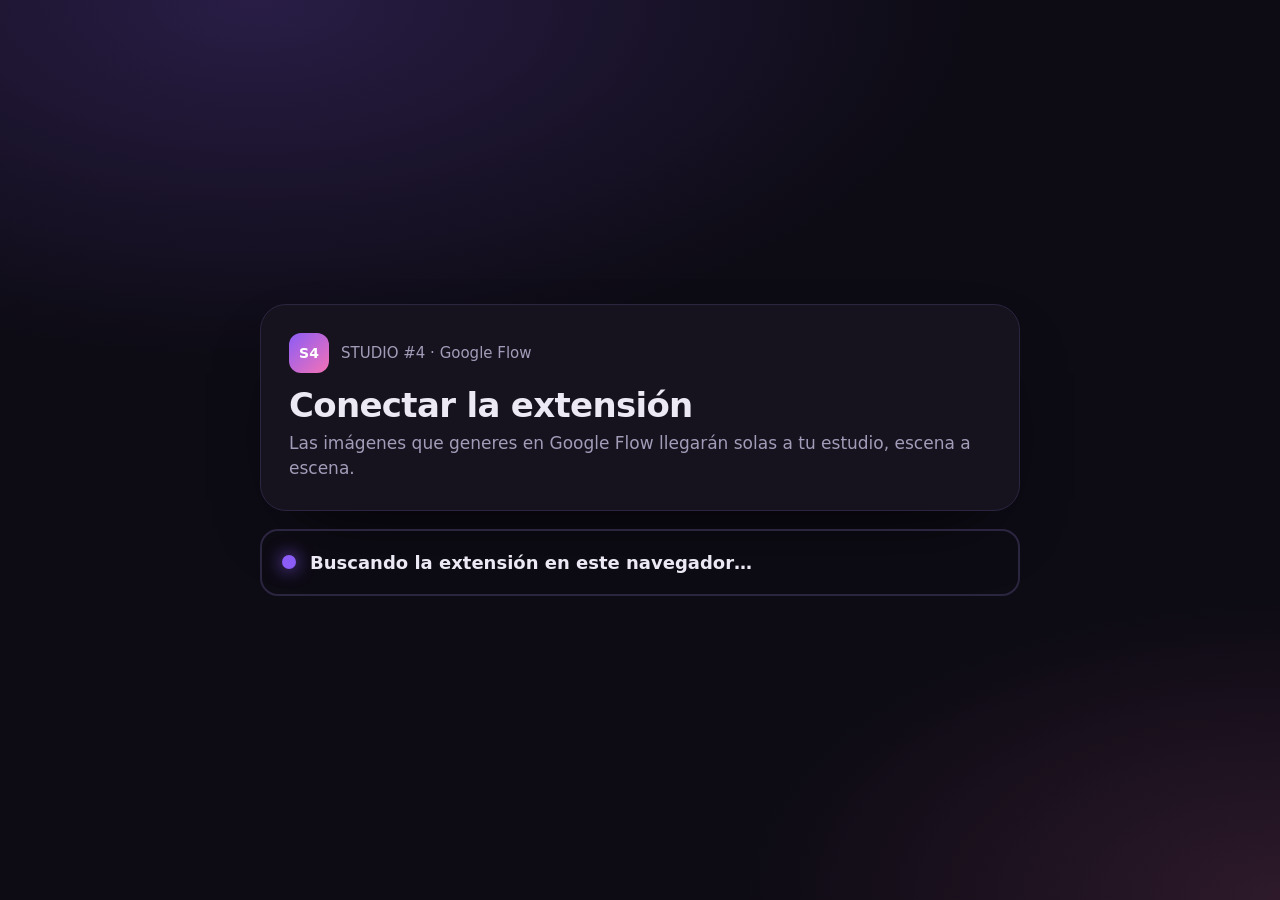
<file: flow_emparejar.html>
<!doctype html>
<html lang="es">
<head>
  <meta charset="utf-8">
  <meta name="viewport" content="width=device-width, initial-scale=1">
  <title>Conectar Google Flow · STUDIO #4</title>
  <style>
    :root { --fondo: #0d0b14; --panel: #17131f; --borde: #2c2540; --texto: #ece9f5; --tenue: #a39cb8;
            --violeta: #8b5cf6; --rosa: #f472b6; --ok: #34d399; --aviso: #f59e0b; }
    * { box-sizing: border-box; }
    body { margin: 0; min-height: 100vh; display: grid; place-items: center; padding: 24px;
           background: radial-gradient(1200px 600px at 20% 0%, color-mix(in oklab, var(--violeta) 22%, transparent), transparent 60%),
                       radial-gradient(900px 500px at 100% 100%, color-mix(in oklab, var(--rosa) 14%, transparent), transparent 60%), var(--fondo);
           color: var(--texto); font: 16px/1.5 "Inter", system-ui, "Segoe UI", sans-serif; }
    main { width: min(760px, 100%); display: grid; gap: 18px; }
    .tarjeta { border: 1px solid var(--borde); border-radius: 26px; background: color-mix(in oklab, var(--panel) 92%, transparent);
               padding: 28px; box-shadow: 0 30px 80px -40px #000; }
    .marca { display: flex; align-items: center; gap: 12px; color: var(--tenue); font-size: 15px; }
    .marca b { display: grid; place-items: center; width: 40px; height: 40px; border-radius: 12px; color: #fff;
               background: linear-gradient(135deg, var(--violeta), var(--rosa)); font-size: 14px; }
    h1 { margin: 14px 0 6px; font-size: 34px; line-height: 1.1; letter-spacing: -0.02em; }
    p { margin: 0; color: var(--tenue); font-size: 17px; }
    .estado { display: flex; align-items: center; gap: 14px; padding: 18px 20px; border-radius: 18px; font-size: 18px; font-weight: 600;
              border: 2px solid var(--borde); }
    .estado.ok { border-color: var(--ok); background: color-mix(in oklab, var(--ok) 10%, transparent); }
    .estado.mal { border-color: var(--aviso); background: color-mix(in oklab, var(--aviso) 10%, transparent); }
    .punto { width: 14px; height: 14px; border-radius: 50%; background: var(--violeta); box-shadow: 0 0 18px var(--violeta);
             animation: latir 1.2s ease-in-out infinite; flex: none; }
    .ok .punto { background: var(--ok); box-shadow: 0 0 18px var(--ok); animation: none; }
    .mal .punto { background: var(--aviso); box-shadow: 0 0 18px var(--aviso); animation: none; }
    @keyframes latir { 50% { transform: scale(1.5); opacity: .6; } }
    .botones { display: flex; flex-wrap: wrap; gap: 12px; }
    a.boton, button { display: inline-flex; align-items: center; gap: 8px; padding: 14px 22px; border-radius: 14px; font: inherit;
                      font-weight: 600; font-size: 16px; text-decoration: none; cursor: pointer; border: 1px solid var(--borde);
                      background: var(--panel); color: var(--texto); }
    a.boton.primario { background: var(--violeta); border-color: var(--violeta); color: #fff; box-shadow: 0 12px 30px -10px var(--violeta); }
    ol { margin: 0; padding: 0; list-style: none; display: grid; gap: 12px; grid-template-columns: repeat(auto-fit, minmax(200px, 1fr)); }
    li { border: 1px solid var(--borde); border-radius: 18px; padding: 16px; background: var(--fondo); font-size: 15px; color: var(--tenue); }
    li b { display: block; color: var(--texto); font-size: 16px; margin-bottom: 4px; }
    li .n { display: inline-grid; place-items: center; width: 28px; height: 28px; border-radius: 50%; margin-bottom: 8px;
            background: color-mix(in oklab, var(--violeta) 25%, transparent); color: #c4b5fd; font-weight: 700; }
    code { display: block; margin-top: 8px; padding: 10px 12px; border-radius: 10px; background: var(--panel); color: var(--texto);
           font: 13px/1.4 ui-monospace, Consolas, monospace; word-break: break-all; }
    [hidden] { display: none !important; }
  </style>
</head>
<body>
  <main>
    <section class="tarjeta">
      <div class="marca"><b>S4</b> STUDIO #4 · Google Flow</div>
      <h1>Conectar la extensión</h1>
      <p>Las imágenes que generes en Google Flow llegarán solas a tu estudio, escena a escena.</p>
    </section>
    <div id="estado" class="estado"><span class="punto"></span><span id="texto">Buscando la extensión en este navegador…</span></div>
    <section id="listo" class="tarjeta" hidden>
      <div class="botones">
        <a class="boton primario" href="https://labs.google/fx/tools/flow" target="_blank" rel="noreferrer">Abrir Google Flow</a>
        <a class="boton" href="/#/ajustes/conexiones">Volver a STUDIO #4</a>
      </div>
    </section>
    <section id="instalar" class="tarjeta" hidden>
      <p style="margin-bottom:16px">Esta pestaña no encuentra la extensión. Se instala una sola vez (Chrome no deja que una web la instale por ti):</p>
      <ol>
        <li><span class="n">1</span><b>Abre las extensiones</b>Escribe <code>chrome://extensions</code> (en Edge, <code>edge://extensions</code>).</li>
        <li><span class="n">2</span><b>Modo de desarrollador</b>Actívalo arriba a la derecha.</li>
        <li><span class="n">3</span><b>Cargar sin empaquetar</b>Elige esta carpeta:<code id="carpeta">herramientas\extension-flow</code></li>
        <li><span class="n">4</span><b>Vuelve aquí</b>Pulsa «Conectar» otra vez en STUDIO #4 y quedará conectada sola.</li>
      </ol>
    </section>
  </main>
  <script>
    (() => {
      const estado = document.getElementById("estado");
      const texto = document.getElementById("texto");
      let respondio = false;
      const fin = () => history.replaceState(null, "", location.pathname);   // el código no se queda en la dirección
      window.addEventListener("hashchange", () => {
        if (!location.hash.includes("c=")) return;
        estado.className = "estado"; texto.textContent = "Conectando…";
        document.getElementById("listo").hidden = true;
      });
      window.addEventListener("message", (ev) => {
        if (ev.origin !== location.origin || ev.data?.studio4 !== "extension") return;
        respondio = true;
        if (ev.data.estado === "emparejada") {
          estado.className = "estado ok";
          texto.textContent = "¡Conectada! La extensión ya manda tus imágenes de Flow a STUDIO #4.";
          document.getElementById("listo").hidden = false;
        } else {
          estado.className = "estado mal";
          texto.textContent = ev.data.estado === "sin-codigo"
            ? "Falta el código: vuelve a STUDIO #4 y pulsa «Conectar extensión»."
            : `No se pudo conectar: ${ev.data.error || "inténtalo otra vez desde STUDIO #4"}`;
        }
        fin();
      });
      setTimeout(async () => {
        if (respondio) return;
        estado.className = "estado mal";
        texto.textContent = "La extensión no está instalada en este navegador.";
        document.getElementById("instalar").hidden = false;
        try {
          const r = await fetch("/api/flow");
          const d = await r.json();
          if (d.carpeta_extension) document.getElementById("carpeta").textContent = d.carpeta_extension;
        } catch (_) { /* se queda la ruta corta */ }
        fin();
      }, 3500);
    })();
  </script>
</body>
</html>
</file>
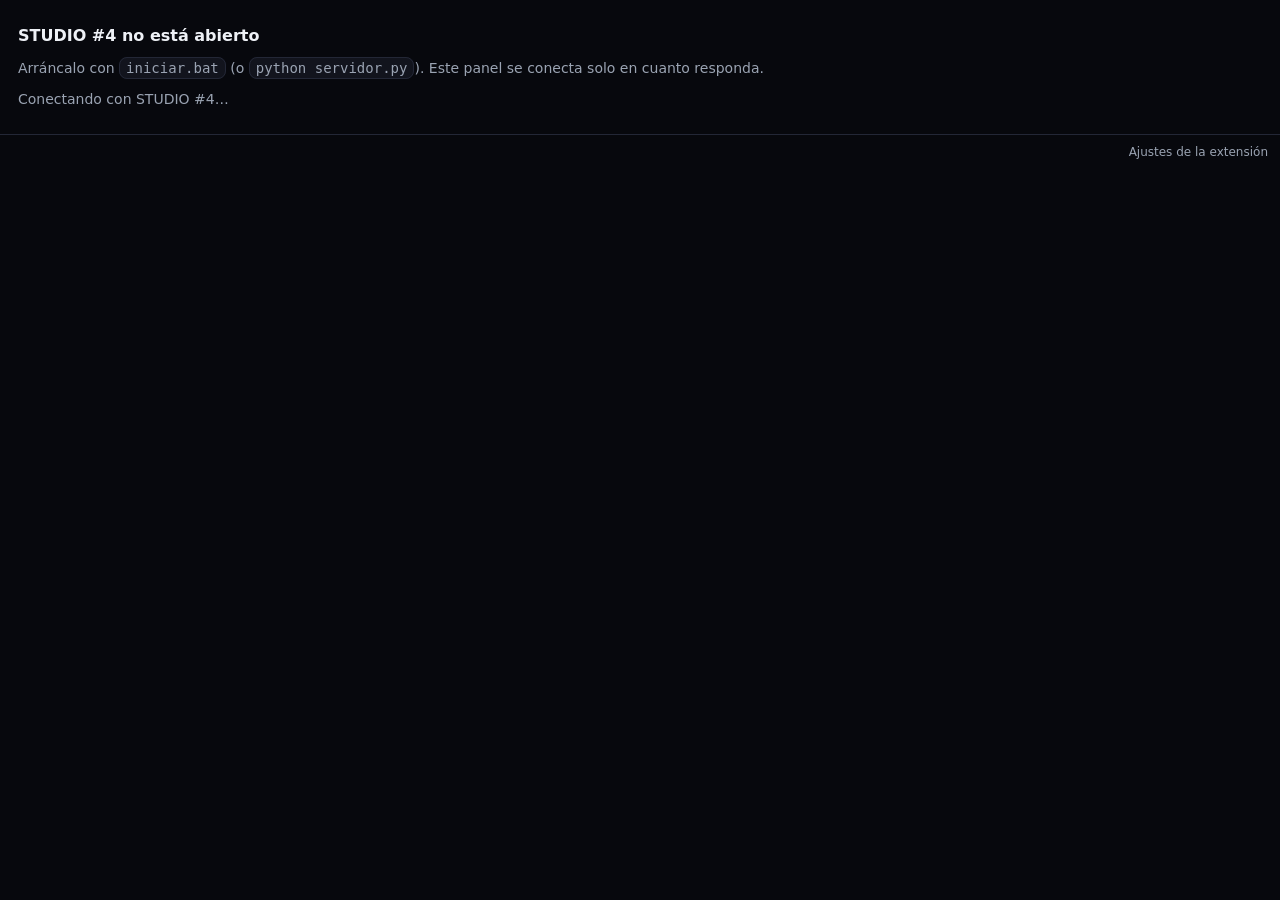
<file: extension-flow/lateral.html>
<!doctype html>
<html lang="es">
<head>
  <meta charset="utf-8">
  <title>STUDIO #4</title>
  <style>
    html, body { margin: 0; height: 100%; background: #07080d; color: #eef1f6; font: 14px/1.5 "Segoe UI", system-ui, sans-serif; }
    iframe { display: block; border: 0; width: 100%; height: calc(100% - 34px); }
    .barra { height: 34px; display: flex; align-items: center; justify-content: flex-end; gap: 12px; padding: 0 12px;
             border-top: 1px solid #232736; font-size: 12px; }
    .barra a { color: #9aa3b2; text-decoration: none; }
    .barra a:hover { color: #eef1f6; }
    .aviso { padding: 24px 18px; display: grid; gap: 10px; }
    .aviso b { font-size: 16px; }
    .aviso p { margin: 0; color: #9aa3b2; }
    code { background: #12141d; border: 1px solid #232736; border-radius: 8px; padding: 2px 6px; }
    [hidden] { display: none !important; }
  </style>
</head>
<body>
  <div id="sin-studio" class="aviso" hidden>
    <b>STUDIO #4 no está abierto</b>
    <p>Arráncalo con <code>iniciar.bat</code> (o <code>python servidor.py</code>). Este panel se conecta solo en cuanto responda.</p>
    <p id="direccion"></p>
  </div>
  <iframe id="studio" title="STUDIO #4" allow="clipboard-read; clipboard-write" hidden></iframe>
  <div class="barra"><a href="ventana.html">Ajustes de la extensión</a></div>
  <script src="lateral.js"></script>
</body>
</html>
</file>
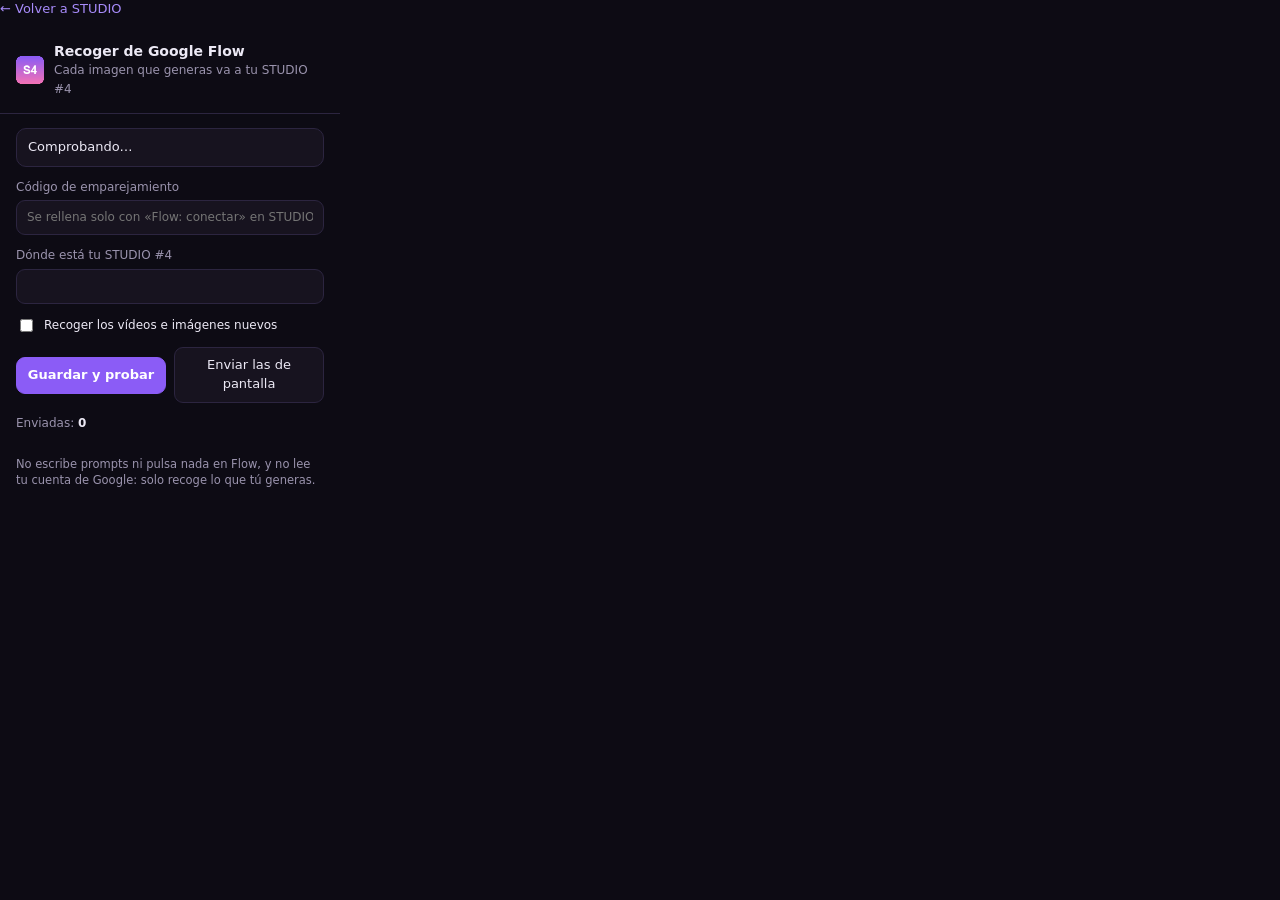
<file: extension-flow/ventana.html>
<!doctype html>
<html lang="es">
<head>
  <meta charset="utf-8">
  <title>STUDIO #4 · Google Flow</title>
  <style>
    :root { --fondo: #0d0b14; --panel: #17131f; --borde: #2c2540; --texto: #ece9f5; --tenue: #9a93ad;
            --violeta: #8b5cf6; --ok: #34d399; --aviso: #f59e0b; }
    * { box-sizing: border-box; }
    [hidden] { display: none !important; }
    body { margin: 0; width: 340px; background: var(--fondo); color: var(--texto);
           font: 13px/1.45 system-ui, "Segoe UI", sans-serif; }
    header { display: flex; align-items: center; gap: 10px; padding: 14px 16px; border-bottom: 1px solid var(--borde); }
    header img { width: 28px; height: 28px; }
    header b { display: block; font-size: 14px; }
    header span { color: var(--tenue); font-size: 12px; }
    main { display: grid; gap: 12px; padding: 14px 16px 16px; }
    label { display: grid; gap: 4px; font-size: 12px; color: var(--tenue); }
    input[type=text], input[type=password] { width: 100%; padding: 8px 10px; border-radius: 9px; border: 1px solid var(--borde);
            background: var(--panel); color: var(--texto); font: inherit; }
    .fila { display: flex; gap: 8px; align-items: center; }
    button { flex: 1; padding: 8px 10px; border-radius: 9px; border: 1px solid var(--borde); background: var(--panel);
             color: var(--texto); font: inherit; cursor: pointer; }
    button.primario { background: var(--violeta); border-color: var(--violeta); color: #fff; font-weight: 600; }
    .estado { padding: 9px 11px; border-radius: 10px; border: 1px solid var(--borde); background: var(--panel); }
    .estado.ok { border-color: color-mix(in oklab, var(--ok) 60%, transparent); }
    .estado.mal { border-color: color-mix(in oklab, var(--aviso) 60%, transparent); }
    .cifras { display: flex; justify-content: space-between; color: var(--tenue); font-size: 12px; }
    .cifras b { color: var(--texto); }
    .nota { color: var(--tenue); font-size: 11.5px; }
  </style>
</head>
<body>
  <p style="margin:0 0 8px"><a href="lateral.html" style="color:#a78bfa;text-decoration:none">← Volver a STUDIO</a></p>
  <header>
    <img src="icono-48.png" alt="">
    <div><b>Recoger de Google Flow</b><span>Cada imagen que generas va a tu STUDIO #4</span></div>
  </header>
  <main>
    <div id="estado" class="estado">Comprobando…</div>
    <div id="escena" class="estado" hidden>
      <b id="escena-titulo"></b>
      <pre id="escena-prompt" style="white-space:pre-wrap;max-height:120px;overflow:auto;margin:6px 0;font:11px/1.4 ui-monospace,Consolas,monospace;color:var(--texto)"></pre>
      <div class="fila"><button id="copiar" class="primario">Copiar instrucción</button></div>
      <div id="referencia" class="fila" hidden style="margin-top:8px">
        <img id="referencia-img" alt="" style="height:56px;border-radius:6px;object-fit:cover">
        <button id="copiar-ref" title="Pégala en Flow con Ctrl+V como imagen de referencia">Copiar imagen base</button>
      </div>
      <p id="escena-nota" class="nota" style="margin:6px 0 0"></p>
    </div>
    <label>Código de emparejamiento
      <input id="codigo" type="password" autocomplete="off" placeholder="Se rellena solo con «Flow: conectar» en STUDIO #4">
    </label>
    <label>Dónde está tu STUDIO #4
      <input id="servidor" type="text" spellcheck="false">
    </label>
    <label class="fila" style="display:flex;color:var(--texto)">
      <input id="activo" type="checkbox"> Recoger los vídeos e imágenes nuevos
    </label>
    <div class="fila">
      <button id="guardar" class="primario">Guardar y probar</button>
      <button id="visibles" title="Manda también lo que ya está en la pantalla de Flow">Enviar las de pantalla</button>
    </div>
    <div class="cifras"><span>Enviadas: <b id="enviadas">0</b></span><span id="ultima"></span></div>
    <p class="nota">No escribe prompts ni pulsa nada en Flow, y no lee tu cuenta de Google: solo recoge lo que tú generas.</p>
  </main>
  <script src="ventana.js"></script>
</body>
</html>
</file>
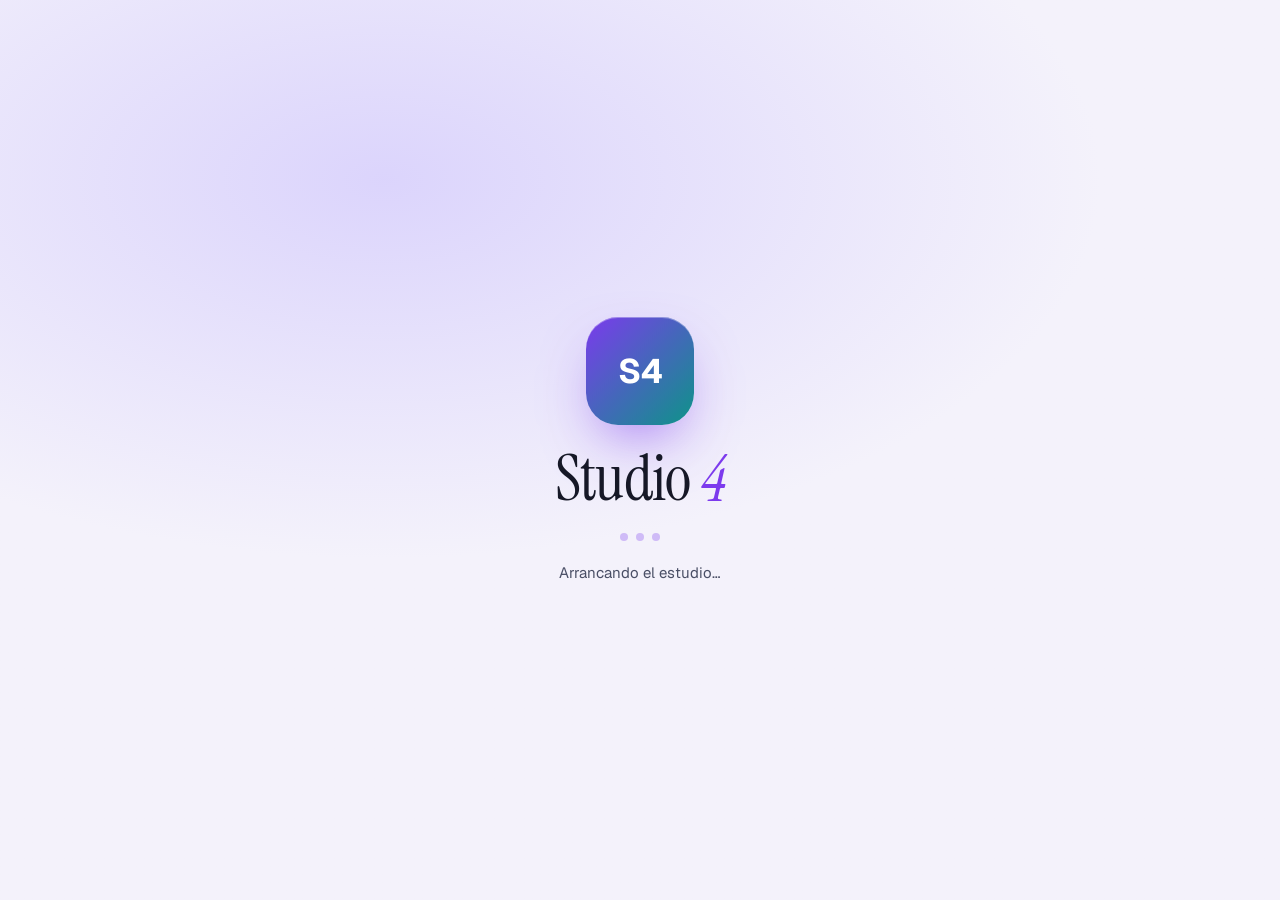
<file: web/arranque.html>
<!doctype html>
<html lang="es">
<head>
<meta charset="utf-8">
<meta name="viewport" content="width=device-width, initial-scale=1">
<title>Studio 4</title>
<link rel="icon" href="studio4.ico">
<!-- Pantalla de carga: se abre al instante desde iniciar.bat (sin servidor) y entra en el panel cuando responde. -->
<style>
@font-face { font-family: "S4 Serif"; src: url("fuentes/instrument-serif-latin-normal.woff2"); }
@font-face { font-family: "S4 Serif"; font-style: italic; src: url("fuentes/instrument-serif-latin-italic.woff2"); }
@font-face { font-family: "S4 Sans"; src: url("fuentes/geist-latin-wght-normal.woff2"); font-weight: 100 900; }
:root { --bg: #f4f2fb; --fg: #161827; --suave: #4a4f66; --a: #7c3aed; --b: #0d9488; }
@media (prefers-color-scheme: dark) { :root { --bg: #07080d; --fg: #eef1f6; --suave: #9aa3b2; --a: #8b5cf6; --b: #2dd4bf; } }
html, body { margin: 0; height: 100%; }
body { display: grid; place-items: center; background: radial-gradient(80% 60% at 30% 20%, color-mix(in oklab, var(--a) 18%, var(--bg)), var(--bg) 70%);
  color: var(--fg); font-family: "S4 Sans", system-ui, sans-serif; overflow: hidden; }
.centro { display: grid; justify-items: center; gap: 22px; text-align: center; padding: 16px; }
.logo { display: grid; place-items: center; width: 108px; height: 108px; border-radius: 32px; color: #fff; font: 700 34px "S4 Sans", sans-serif;
  background: linear-gradient(135deg, var(--a), var(--b)); box-shadow: 0 24px 60px -20px color-mix(in oklab, var(--a) 80%, transparent),
  inset 0 1px 0 rgb(255 255 255 / .35); animation: respirar 2.4s ease-in-out infinite; }
@keyframes respirar { 0%, 100% { transform: scale(1); } 50% { transform: scale(1.06); } }
h1 { margin: 0; font: 400 clamp(40px, 8vw, 64px)/1 "S4 Serif", serif; letter-spacing: -.01em; }
h1 em { color: var(--a); }
p { margin: 0; color: var(--suave); font-size: 15px; min-height: 1.4em; }
.puntos { display: flex; gap: 8px; } .puntos i { width: 8px; height: 8px; border-radius: 999px; background: var(--a); opacity: .3;
  animation: punto 1.2s ease-in-out infinite; } .puntos i:nth-child(2) { animation-delay: .2s; } .puntos i:nth-child(3) { animation-delay: .4s; }
@keyframes punto { 50% { opacity: 1; transform: translateY(-3px); } }
.error .puntos { display: none; } .error p { color: #d97706; }
@media (prefers-reduced-motion: reduce) { .logo, .puntos i { animation: none; } }
</style>
</head>
<body>
<main class="centro" id="centro">
  <div class="logo" aria-hidden="true">S4</div>
  <h1>Studio <em>4</em></h1>
  <div class="puntos" aria-hidden="true"><i></i><i></i><i></i></div>
  <p id="estado" role="status" aria-live="polite">Arrancando el estudio…</p>
</main>
<script>
// Pregunta al servidor cada medio segundo; en cuanto responde, entra en el panel (sin pantallas de error).
const puerto = new URLSearchParams(location.search).get("puerto") || "8000";
const panel = `http://127.0.0.1:${puerto}`;
const inicio = Date.now();
async function probar() {
  try {
    await fetch(`${panel}/api/estado?t=${Date.now()}`, { mode: "no-cors", cache: "no-store" });
    document.getElementById("estado").textContent = "Cargando el panel…";   // el panel sigue con la misma pantalla
    location.replace(`${panel}/`);
    return;
  } catch (_) { /* aún no responde */ }
  const s = Math.round((Date.now() - inicio) / 1000);
  if (s >= 60) {
    document.getElementById("centro").classList.add("error");
    document.getElementById("estado").textContent = "No arranca: mira el mensaje de la ventana negra de STUDIO 4.";
    setTimeout(probar, 3000);   // sigue probando por si arranca más tarde
    return;
  }
  if (s >= 8) document.getElementById("estado").textContent = "Cargando los módulos del estudio…";
  setTimeout(probar, 500);
}
probar();
</script>
</body>
</html>
</file>
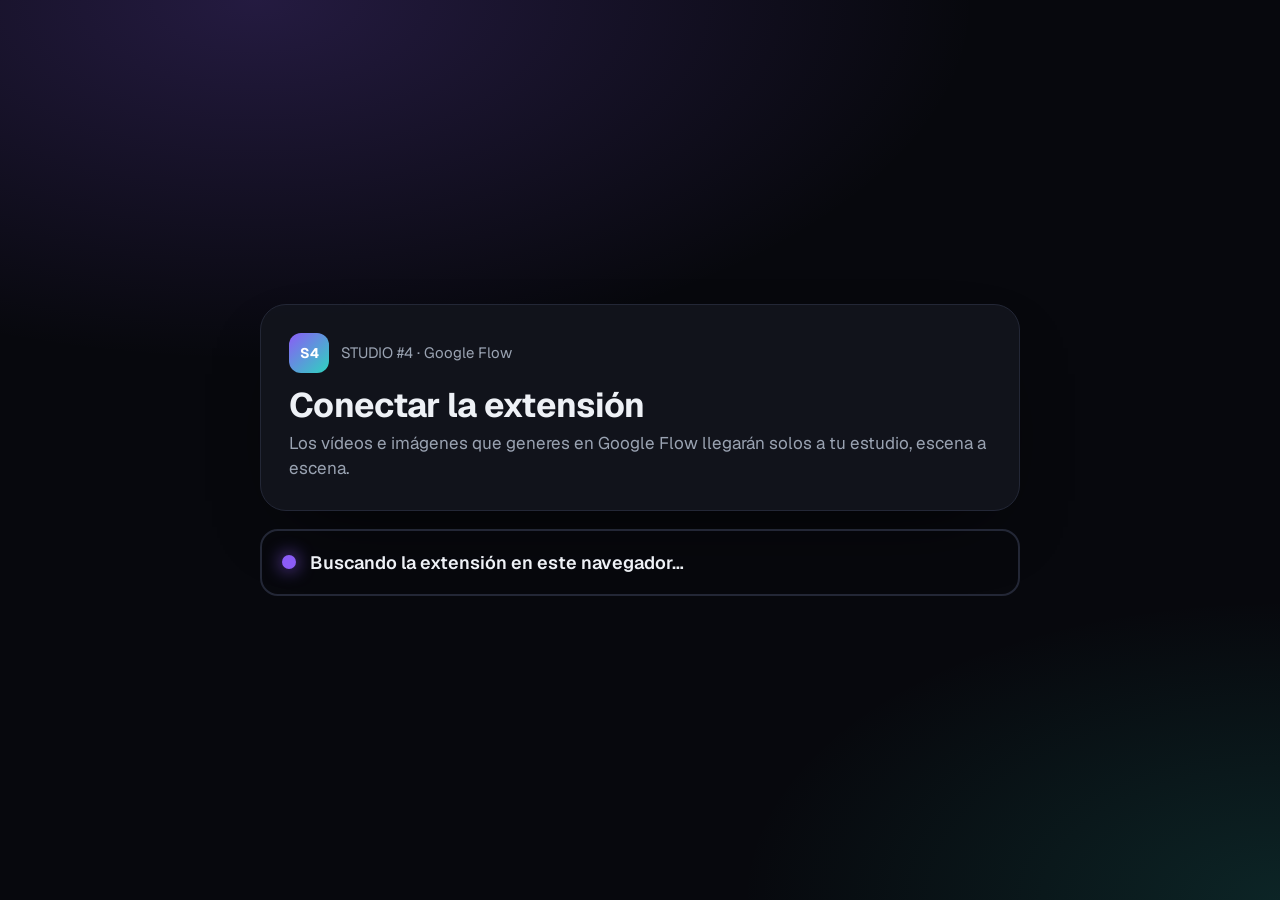
<file: web/emparejar.html>
<!doctype html>
<html lang="es">
<head>
  <meta charset="utf-8">
  <meta name="viewport" content="width=device-width, initial-scale=1">
  <title>Conectar Google Flow · STUDIO #4</title>
  <style>
    :root { --fondo: #07080d; --panel: #12141d; --borde: #232736; --texto: #eef1f6; --tenue: #9aa3b2;
            --violeta: #8b5cf6; --rosa: #2dd4bf; --ok: #34d399; --aviso: #f59e0b; }
    @font-face { font-family: "Geist Variable"; src: url("/web/fuentes/geist-latin-wght-normal.woff2") format("woff2-variations"); font-weight: 100 900; }
    * { box-sizing: border-box; }
    body { margin: 0; min-height: 100vh; display: grid; place-items: center; padding: 24px;
           background: radial-gradient(1200px 600px at 20% 0%, color-mix(in oklab, var(--violeta) 22%, transparent), transparent 60%),
                       radial-gradient(900px 500px at 100% 100%, color-mix(in oklab, var(--rosa) 14%, transparent), transparent 60%), var(--fondo);
           color: var(--texto); font: 16px/1.5 "Geist Variable", "Segoe UI", system-ui, sans-serif; }
    main { width: min(760px, 100%); display: grid; gap: 18px; }
    .tarjeta { border: 1px solid var(--borde); border-radius: 26px; background: color-mix(in oklab, var(--panel) 92%, transparent);
               padding: 28px; box-shadow: 0 30px 80px -40px #000; }
    .marca { display: flex; align-items: center; gap: 12px; color: var(--tenue); font-size: 15px; }
    .marca b { display: grid; place-items: center; width: 40px; height: 40px; border-radius: 12px; color: #fff;
               background: linear-gradient(135deg, var(--violeta), var(--rosa)); font-size: 14px; }
    h1 { margin: 14px 0 6px; font-size: 34px; line-height: 1.1; letter-spacing: -0.02em; }
    p { margin: 0; color: var(--tenue); font-size: 17px; }
    .estado { display: flex; align-items: center; gap: 14px; padding: 18px 20px; border-radius: 18px; font-size: 18px; font-weight: 600;
              border: 2px solid var(--borde); }
    .estado.ok { border-color: var(--ok); background: color-mix(in oklab, var(--ok) 10%, transparent); }
    .estado.mal { border-color: var(--aviso); background: color-mix(in oklab, var(--aviso) 10%, transparent); }
    .punto { width: 14px; height: 14px; border-radius: 50%; background: var(--violeta); box-shadow: 0 0 18px var(--violeta);
             animation: latir 1.2s ease-in-out infinite; flex: none; }
    .ok .punto { background: var(--ok); box-shadow: 0 0 18px var(--ok); animation: none; }
    .mal .punto { background: var(--aviso); box-shadow: 0 0 18px var(--aviso); animation: none; }
    @keyframes latir { 50% { transform: scale(1.5); opacity: .6; } }
    .botones { display: flex; flex-wrap: wrap; gap: 12px; }
    a.boton, button { display: inline-flex; align-items: center; gap: 8px; padding: 14px 22px; border-radius: 14px; font: inherit;
                      font-weight: 600; font-size: 16px; text-decoration: none; cursor: pointer; border: 1px solid var(--borde);
                      background: var(--panel); color: var(--texto); }
    a.boton.primario { background: var(--violeta); border-color: var(--violeta); color: #fff; box-shadow: 0 12px 30px -10px var(--violeta); }
    ol { margin: 0; padding: 0; list-style: none; display: grid; gap: 12px; grid-template-columns: repeat(auto-fit, minmax(200px, 1fr)); }
    li { border: 1px solid var(--borde); border-radius: 18px; padding: 16px; background: var(--fondo); font-size: 15px; color: var(--tenue); }
    li b { display: block; color: var(--texto); font-size: 16px; margin-bottom: 4px; }
    li .n { display: inline-grid; place-items: center; width: 28px; height: 28px; border-radius: 50%; margin-bottom: 8px;
            background: color-mix(in oklab, var(--violeta) 25%, transparent); color: #c4b5fd; font-weight: 700; }
    code { display: block; margin-top: 8px; padding: 10px 12px; border-radius: 10px; background: var(--panel); color: var(--texto);
           font: 13px/1.4 ui-monospace, Consolas, monospace; word-break: break-all; }
    [hidden] { display: none !important; }
  </style>
</head>
<body>
  <main>
    <section class="tarjeta">
      <div class="marca"><b>S4</b> STUDIO #4 · Google Flow</div>
      <h1>Conectar la extensión</h1>
      <p>Los vídeos e imágenes que generes en Google Flow llegarán solos a tu estudio, escena a escena.</p>
    </section>
    <div id="estado" class="estado"><span class="punto"></span><span id="texto">Buscando la extensión en este navegador…</span></div>
    <section id="listo" class="tarjeta" hidden>
      <div class="botones">
        <a class="boton primario" href="https://labs.google/fx/tools/flow" target="_blank" rel="noreferrer">Abrir Google Flow</a>
        <a class="boton" href="/">Volver a STUDIO #4</a>
      </div>
    </section>
    <section id="instalar" class="tarjeta" hidden>
      <p style="margin-bottom:16px">Esta pestaña no encuentra la extensión. Se instala una sola vez (Chrome no deja que una web la instale por ti):</p>
      <ol>
        <li><span class="n">1</span><b>Abre las extensiones</b>Escribe <code>chrome://extensions</code> (en Edge, <code>edge://extensions</code>).</li>
        <li><span class="n">2</span><b>Modo de desarrollador</b>Actívalo arriba a la derecha.</li>
        <li><span class="n">3</span><b>Cargar sin empaquetar</b>Elige esta carpeta:<code id="carpeta">studio4-vol3\extension-flow</code></li>
        <li><span class="n">4</span><b>Vuelve aquí</b>Pulsa «Conectar» otra vez en STUDIO #4 y quedará conectada sola.</li>
      </ol>
    </section>
  </main>
  <script>
    (() => {
      const estado = document.getElementById("estado");
      const texto = document.getElementById("texto");
      let respondio = false;
      const fin = () => history.replaceState(null, "", location.pathname);   // el código no se queda en la dirección
      window.addEventListener("hashchange", () => {
        if (!location.hash.includes("c=")) return;
        estado.className = "estado"; texto.textContent = "Conectando…";
        document.getElementById("listo").hidden = true;
      });
      window.addEventListener("message", (ev) => {
        if (ev.origin !== location.origin || ev.data?.studio4 !== "extension") return;
        respondio = true;
        if (ev.data.estado === "emparejada") {
          estado.className = "estado ok";
          texto.textContent = "¡Conectada! La extensión ya manda tus clips de Flow a STUDIO #4.";
          document.getElementById("listo").hidden = false;
        } else {
          estado.className = "estado mal";
          texto.textContent = ev.data.estado === "sin-codigo"
            ? "Falta el código: vuelve a STUDIO #4 y pulsa «Conectar extensión»."
            : `No se pudo conectar: ${ev.data.error || "inténtalo otra vez desde STUDIO #4"}`;
        }
        fin();
      });
      setTimeout(async () => {
        if (respondio) return;
        estado.className = "estado mal";
        texto.textContent = "La extensión no está instalada en este navegador.";
        document.getElementById("instalar").hidden = false;
        try {
          const r = await fetch("/api/estado");
          const d = await r.json();
          if (d.carpeta_extension) document.getElementById("carpeta").textContent = d.carpeta_extension;
        } catch (_) { /* se queda la ruta corta */ }
        fin();
      }, 3500);
    })();
  </script>
</body>
</html>
</file>
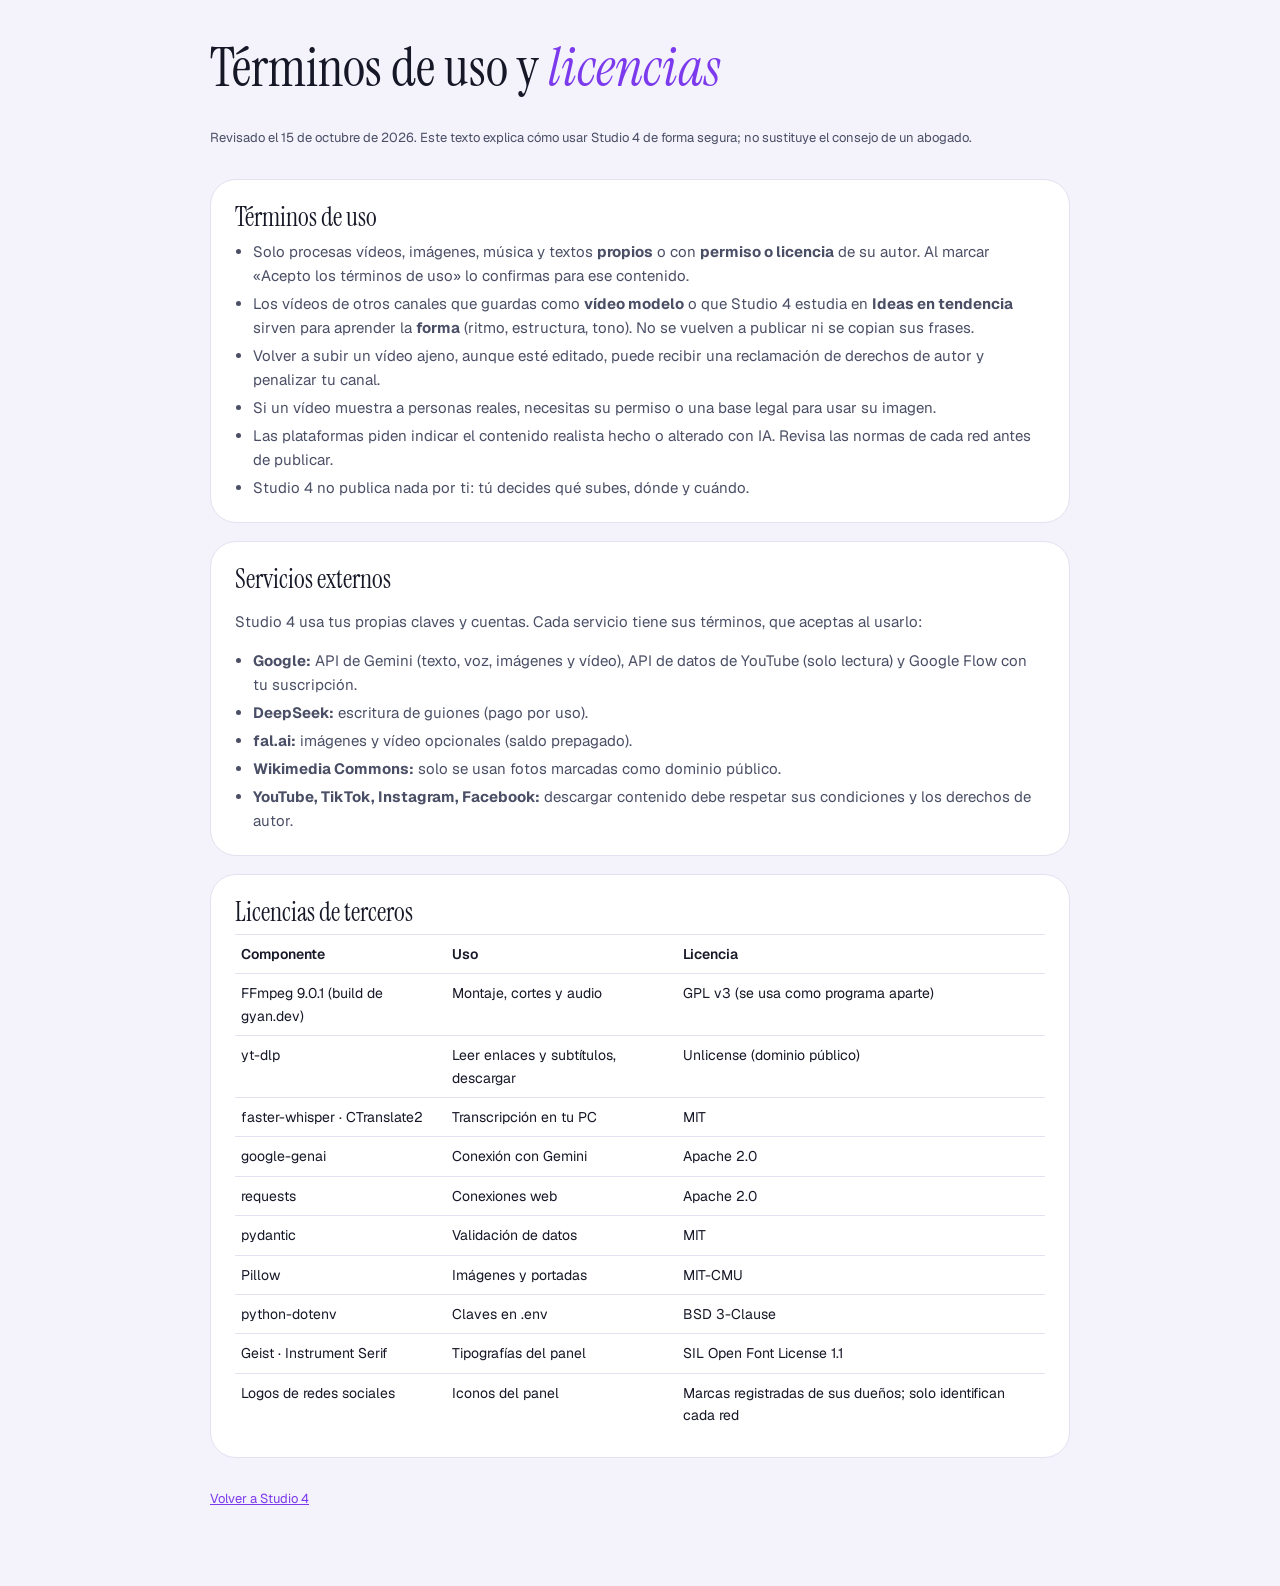
<file: web/legal.html>
<!doctype html>
<html lang="es">
<head>
<meta charset="utf-8">
<meta name="viewport" content="width=device-width, initial-scale=1">
<title>Studio 4 · Términos y licencias</title>
<link rel="icon" href="/web/studio4.ico">
<style>
@font-face { font-family: "S4 Serif"; src: url("/web/fuentes/instrument-serif-latin-normal.woff2"); }
@font-face { font-family: "S4 Serif"; font-style: italic; src: url("/web/fuentes/instrument-serif-latin-italic.woff2"); }
@font-face { font-family: "S4 Sans"; src: url("/web/fuentes/geist-latin-wght-normal.woff2"); font-weight: 100 900; }
:root { --bg: #f4f2fb; --caja: #ffffff; --borde: #e4e1f0; --fg: #161827; --suave: #4a4f66; --a: #7c3aed; }
@media (prefers-color-scheme: dark) { :root { --bg: #07080d; --caja: #12141d; --borde: #232736; --fg: #eef1f6; --suave: #9aa3b2; --a: #8b5cf6; } }
body { margin: 0; background: var(--bg); color: var(--fg); font: 15px/1.6 "S4 Sans", system-ui, sans-serif; }
main { max-width: 860px; margin: 0 auto; padding: 40px 16px 64px; display: grid; gap: 18px; }
h1 { margin: 0; font: 400 clamp(36px, 7vw, 54px)/1.05 "S4 Serif", serif; } h1 em { color: var(--a); }
h2 { margin: 0 0 6px; font: 400 26px/1.2 "S4 Serif", serif; }
section { background: var(--caja); border: 1px solid var(--borde); border-radius: 26px; padding: 22px 24px; }
p, li { color: var(--suave); } ul { padding-left: 1.1rem; margin: 6px 0 0; } li + li { margin-top: 4px; }
table { width: 100%; border-collapse: collapse; font-size: 14px; } td, th { text-align: left; padding: 8px 6px; border-top: 1px solid var(--borde); vertical-align: top; }
th { color: var(--fg); font-weight: 600; } .meta { font-size: 13px; color: var(--suave); }
a { color: var(--a); }
</style>
</head>
<body>
<main>
  <h1>Términos de uso y <em>licencias</em></h1>
  <p class="meta">Revisado el 15 de octubre de 2026. Este texto explica cómo usar Studio 4 de forma segura; no sustituye el consejo de un abogado.</p>

  <section>
    <h2>Términos de uso</h2>
    <ul>
      <li>Solo procesas vídeos, imágenes, música y textos <b>propios</b> o con <b>permiso o licencia</b> de su autor. Al marcar «Acepto los términos de uso» lo confirmas para ese contenido.</li>
      <li>Los vídeos de otros canales que guardas como <b>vídeo modelo</b> o que Studio 4 estudia en <b>Ideas en tendencia</b> sirven para aprender la <b>forma</b> (ritmo, estructura, tono). No se vuelven a publicar ni se copian sus frases.</li>
      <li>Volver a subir un vídeo ajeno, aunque esté editado, puede recibir una reclamación de derechos de autor y penalizar tu canal.</li>
      <li>Si un vídeo muestra a personas reales, necesitas su permiso o una base legal para usar su imagen.</li>
      <li>Las plataformas piden indicar el contenido realista hecho o alterado con IA. Revisa las normas de cada red antes de publicar.</li>
      <li>Studio 4 no publica nada por ti: tú decides qué subes, dónde y cuándo.</li>
    </ul>
  </section>

  <section>
    <h2>Servicios externos</h2>
    <p>Studio 4 usa tus propias claves y cuentas. Cada servicio tiene sus términos, que aceptas al usarlo:</p>
    <ul>
      <li><b>Google:</b> API de Gemini (texto, voz, imágenes y vídeo), API de datos de YouTube (solo lectura) y Google Flow con tu suscripción.</li>
      <li><b>DeepSeek:</b> escritura de guiones (pago por uso).</li>
      <li><b>fal.ai:</b> imágenes y vídeo opcionales (saldo prepagado).</li>
      <li><b>Wikimedia Commons:</b> solo se usan fotos marcadas como dominio público.</li>
      <li><b>YouTube, TikTok, Instagram, Facebook:</b> descargar contenido debe respetar sus condiciones y los derechos de autor.</li>
    </ul>
  </section>

  <section>
    <h2>Licencias de terceros</h2>
    <table>
      <tr><th>Componente</th><th>Uso</th><th>Licencia</th></tr>
      <tr><td>FFmpeg 9.0.1 (build de gyan.dev)</td><td>Montaje, cortes y audio</td><td>GPL v3 (se usa como programa aparte)</td></tr>
      <tr><td>yt-dlp</td><td>Leer enlaces y subtítulos, descargar</td><td>Unlicense (dominio público)</td></tr>
      <tr><td>faster-whisper · CTranslate2</td><td>Transcripción en tu PC</td><td>MIT</td></tr>
      <tr><td>google-genai</td><td>Conexión con Gemini</td><td>Apache 2.0</td></tr>
      <tr><td>requests</td><td>Conexiones web</td><td>Apache 2.0</td></tr>
      <tr><td>pydantic</td><td>Validación de datos</td><td>MIT</td></tr>
      <tr><td>Pillow</td><td>Imágenes y portadas</td><td>MIT-CMU</td></tr>
      <tr><td>python-dotenv</td><td>Claves en .env</td><td>BSD 3-Clause</td></tr>
      <tr><td>Geist · Instrument Serif</td><td>Tipografías del panel</td><td>SIL Open Font License 1.1</td></tr>
      <tr><td>Logos de redes sociales</td><td>Iconos del panel</td><td>Marcas registradas de sus dueños; solo identifican cada red</td></tr>
    </table>
  </section>

  <p class="meta"><a href="/">Volver a Studio 4</a></p>
</main>
</body>
</html>
</file>
